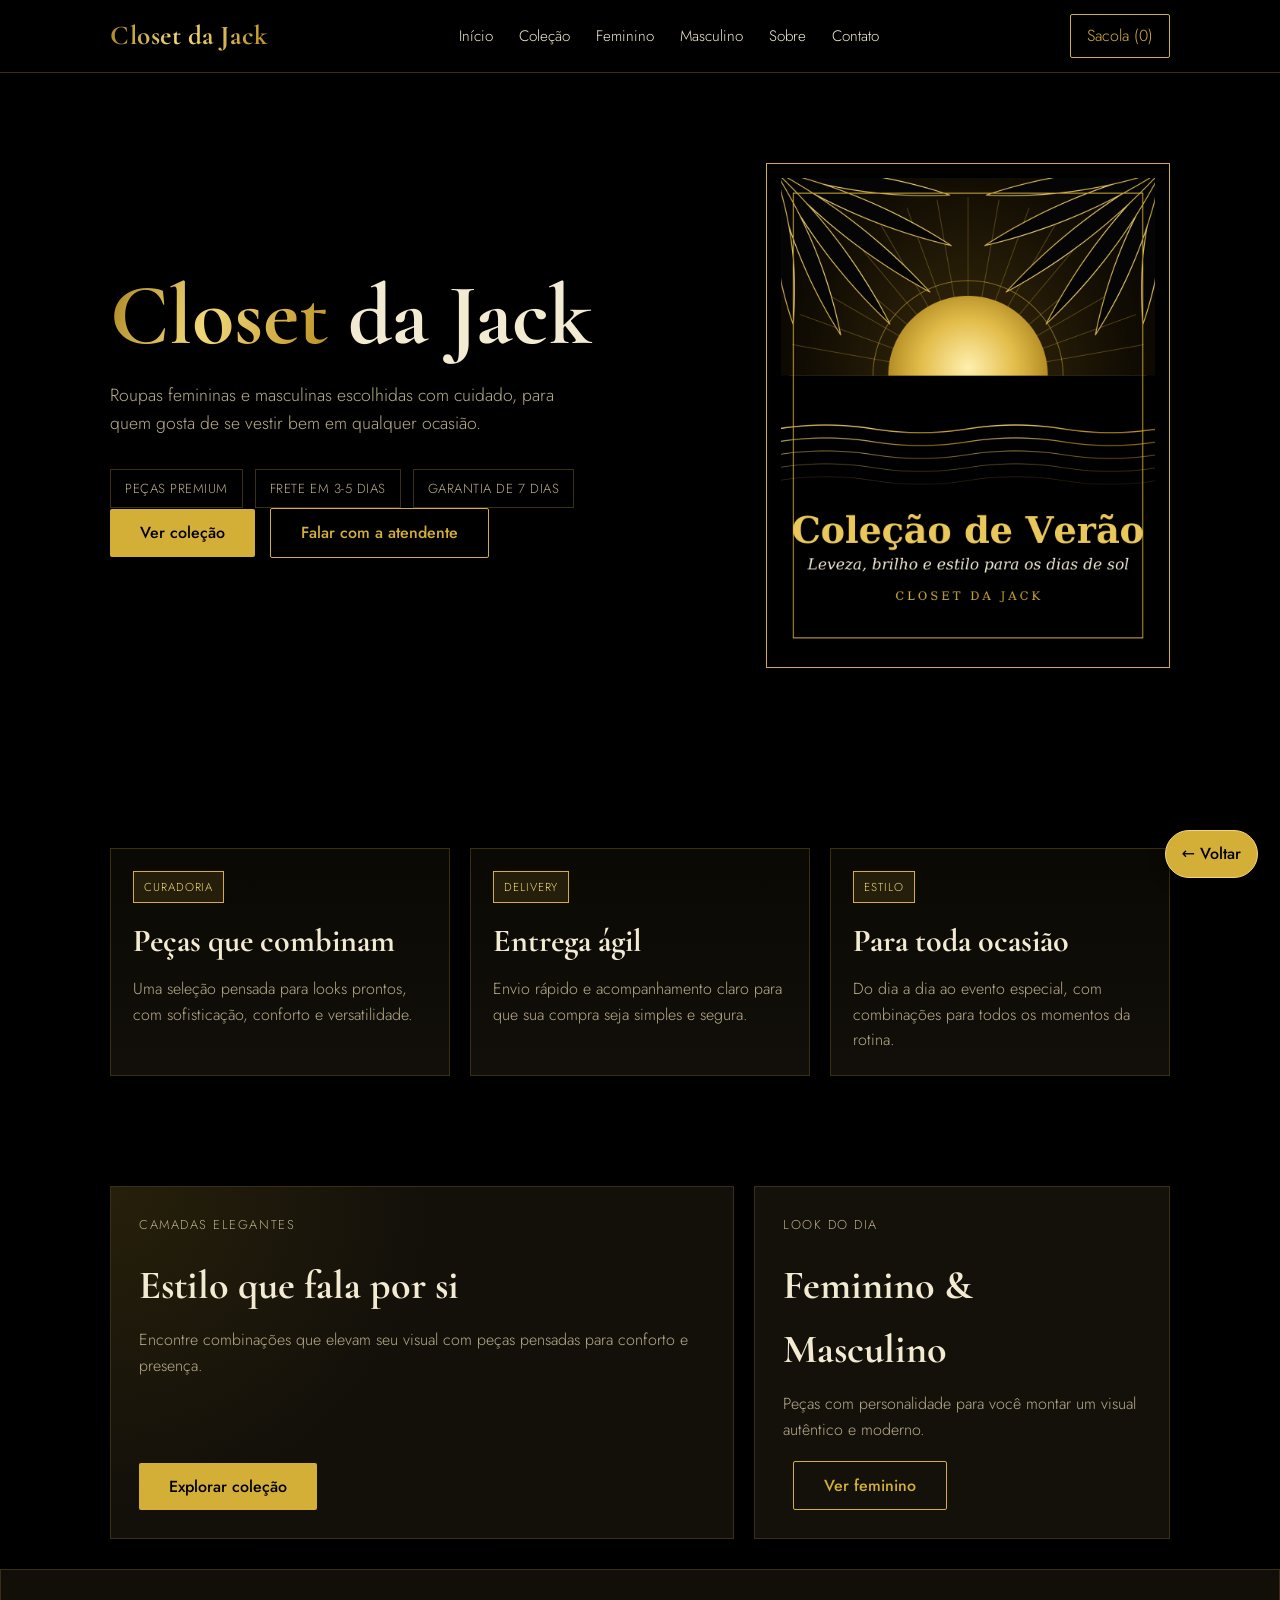
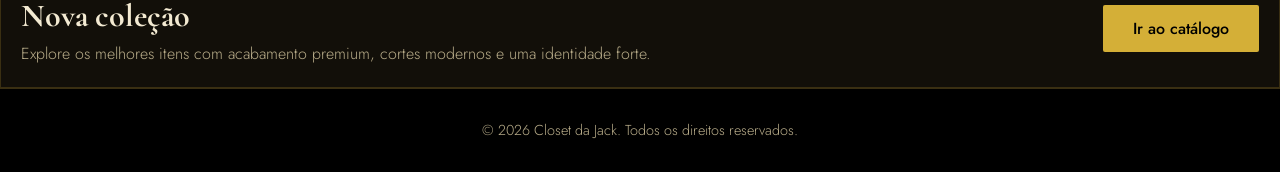
<file: HTML/index.html>
<!DOCTYPE html>
<html lang="pt-BR">
<head>
<meta charset="UTF-8">
<meta name="viewport" content="width=device-width, initial-scale=1, viewport-fit=cover">
<title>Closet da Jack – Moda feminina e masculina</title>
<link rel="preconnect" href="https://fonts.googleapis.com">
<link href="https://fonts.googleapis.com/css2?family=Cormorant+Garamond:ital,wght@0,500;0,700;1,500&family=Jost:wght@300;400;500&display=swap" rel="stylesheet">
<link rel="stylesheet" href="../CSS/style.css">
</head>
<body>

<header>
  <div class="bar">
    <a href="index.html#inicio" class="logo ouro">Closet da Jack</a>
    <nav>
      <a href="index.html#inicio">Início</a>
      <a href="colecao.html">Coleção</a>
      <a href="feminino.html">Feminino</a>
      <a href="masculino.html">Masculino</a>
      <a href="sobre.html">Sobre</a>
      <a href="contato.html">Contato</a>
    </nav>
    <a class="cart" href="sacola.html" aria-label="Ver sacola">Sacola (<span id="qtd">0</span>)</a>
  </div>
</header>

<main id="inicio">
  <div class="hero">
    <div>
      <h1><span class="ouro">Closet</span> da Jack</h1>
      <p>Roupas femininas e masculinas escolhidas com cuidado, para quem gosta de se vestir bem em qualquer ocasião.</p>
      <div class="hero-badges">
        <span>Peças premium</span>
        <span>Frete em 3-5 dias</span>
        <span>Garantia de 7 dias</span>
      </div>
      <a class="btn" href="colecao.html">Ver coleção</a>
      <a class="btn vazado" href="contato.html">Falar com a atendente</a>
    </div>
    <div class="moldura">
      <img src="../IMG/colecao-verao.png" alt="Coleção de Verão – Closet da Jack">
    </div>
  </div>

  <section class="destaques-grid" aria-label="Destaques da loja">
    <article class="feature-card">
      <span class="badge">Curadoria</span>
      <h3>Peças que combinam</h3>
      <p>Uma seleção pensada para looks prontos, com sofisticação, conforto e versatilidade.</p>
    </article>
    <article class="feature-card">
      <span class="badge">Delivery</span>
      <h3>Entrega ágil</h3>
      <p>Envio rápido e acompanhamento claro para que sua compra seja simples e segura.</p>
    </article>
    <article class="feature-card">
      <span class="badge">Estilo</span>
      <h3>Para toda ocasião</h3>
      <p>Do dia a dia ao evento especial, com combinações para todos os momentos da rotina.</p>
    </article>
  </section>

  <section class="bento" aria-label="Categorias em destaque">
    <article class="bento-card grande">
      <div>
        <p class="eyebrow">Camadas elegantes</p>
        <h3>Estilo que fala por si</h3>
        <p>Encontre combinações que elevam seu visual com peças pensadas para conforto e presença.</p>
      </div>
      <a class="btn" href="colecao.html">Explorar coleção</a>
    </article>
    <article class="bento-card">
      <div>
        <p class="eyebrow">Look do dia</p>
        <h3>Feminino & Masculino</h3>
        <p>Peças com personalidade para você montar um visual autêntico e moderno.</p>
      </div>
      <a class="btn vazado" href="feminino.html">Ver feminino</a>
    </article>
  </section>

  <div class="catalogo-cta">
    <div>
      <h3>Nova coleção</h3>
      <p>Explore os melhores itens com acabamento premium, cortes modernos e uma identidade forte.</p>
    </div>
    <a class="btn" href="colecao.html">Ir ao catálogo</a>
  </div>
</main>

<footer>© 2026 Closet da Jack. Todos os direitos reservados.</footer>
<button class="voltar-inicio" id="btnVoltar" type="button">← Voltar</button>
<div id="aviso" role="status"></div>

<script src="../JAVASCRIPT/produtos.js"></script>
<script src="../JAVASCRIPT/script.js"></script>
</body>
</html>
</file>
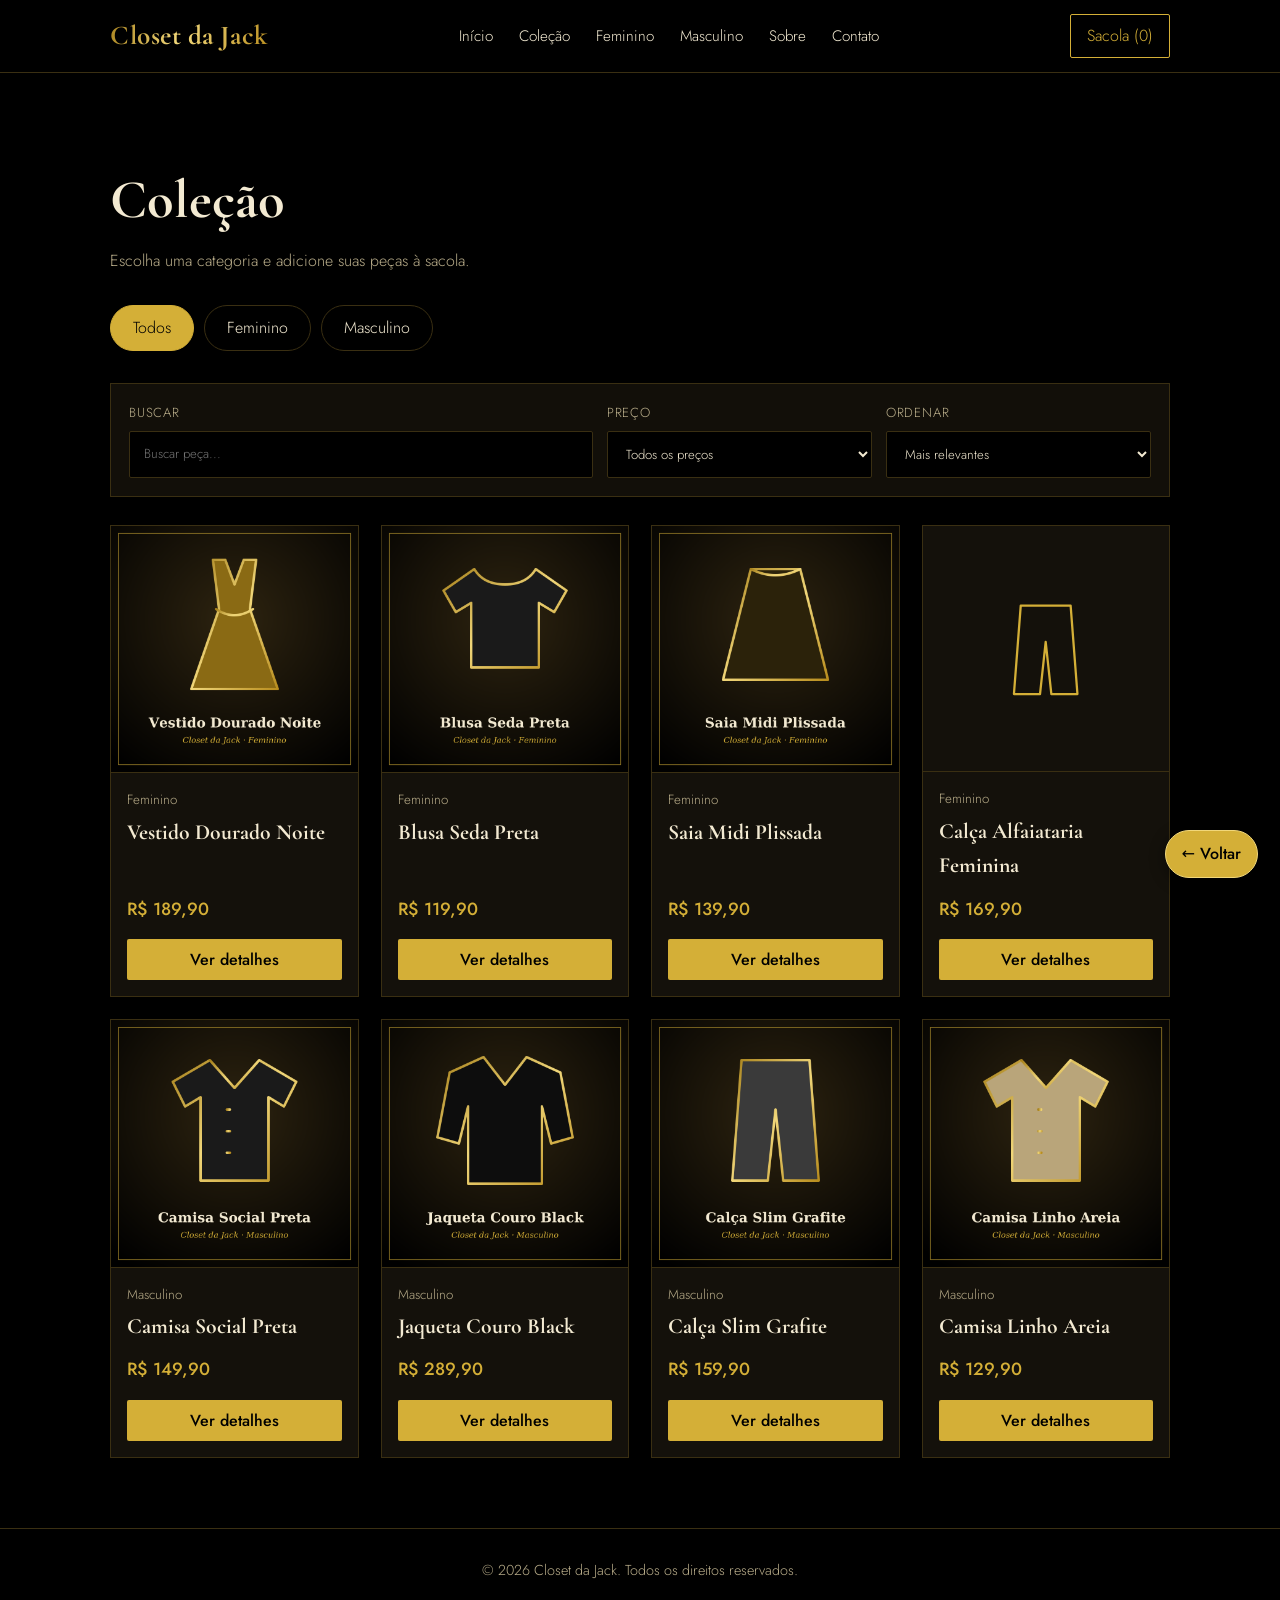
<file: HTML/colecao.html>
<!DOCTYPE html>
<html lang="pt-BR">
<head>
<meta charset="UTF-8">
<meta name="viewport" content="width=device-width, initial-scale=1, viewport-fit=cover">
<title>Coleção – Closet da Jack</title>
<link rel="preconnect" href="https://fonts.googleapis.com">
<link href="https://fonts.googleapis.com/css2?family=Cormorant+Garamond:ital,wght@0,500;0,700;1,500&family=Jost:wght@300;400;500&display=swap" rel="stylesheet">
<link rel="stylesheet" href="../CSS/style.css">
</head>
<body>

<header>
  <div class="bar">
    <a href="index.html#inicio" class="logo ouro">Closet da Jack</a>
    <nav>
      <a href="index.html#inicio">Início</a>
      <a href="colecao.html">Coleção</a>
      <a href="feminino.html">Feminino</a>
      <a href="masculino.html">Masculino</a>
      <a href="sobre.html">Sobre</a>
      <a href="contato.html">Contato</a>
    </nav>
    <a class="cart" href="sacola.html" aria-label="Ver sacola">Sacola (<span id="qtd">0</span>)</a>
  </div>
</header>

<main>
  <section>
    <h1 class="titulo-pagina">Coleção</h1>
    <p class="sub">Escolha uma categoria e adicione suas peças à sacola.</p>
    <div class="filtros" id="filtros">
      <button data-cat="todos" aria-pressed="true">Todos</button>
      <button data-cat="feminino" aria-pressed="false">Feminino</button>
      <button data-cat="masculino" aria-pressed="false">Masculino</button>
    </div>
    <div class="toolbar-listagem" aria-label="Buscar e ordenar produtos">
      <label class="campo-pesquisa" for="buscaProduto">
        <span>Buscar</span>
        <input id="buscaProduto" type="search" placeholder="Buscar peça..." autocomplete="off">
      </label>
      <label class="campo-select" for="filtroPreco">
        <span>Preço</span>
        <select id="filtroPreco">
          <option value="todas">Todos os preços</option>
          <option value="ate-150">Até R$ 150</option>
          <option value="150-250">R$ 150 a R$ 250</option>
          <option value="acima-250">Acima de R$ 250</option>
        </select>
      </label>
      <label class="campo-select" for="ordemProdutos">
        <span>Ordenar</span>
        <select id="ordemProdutos">
          <option value="relevancia">Mais relevantes</option>
          <option value="menor-preco">Menor preço</option>
          <option value="maior-preco">Maior preço</option>
          <option value="alfabetica">A-Z</option>
        </select>
      </label>
    </div>
    <div class="grade" id="grade"></div>
  </section>
</main>

<footer>© 2026 Closet da Jack. Todos os direitos reservados.</footer>
<button class="voltar-inicio" id="btnVoltar" type="button">← Voltar</button>
<div id="aviso" role="status"></div>
<script src="../JAVASCRIPT/produtos.js"></script>
<script src="../JAVASCRIPT/script.js"></script>
</body>
</html>
</file>
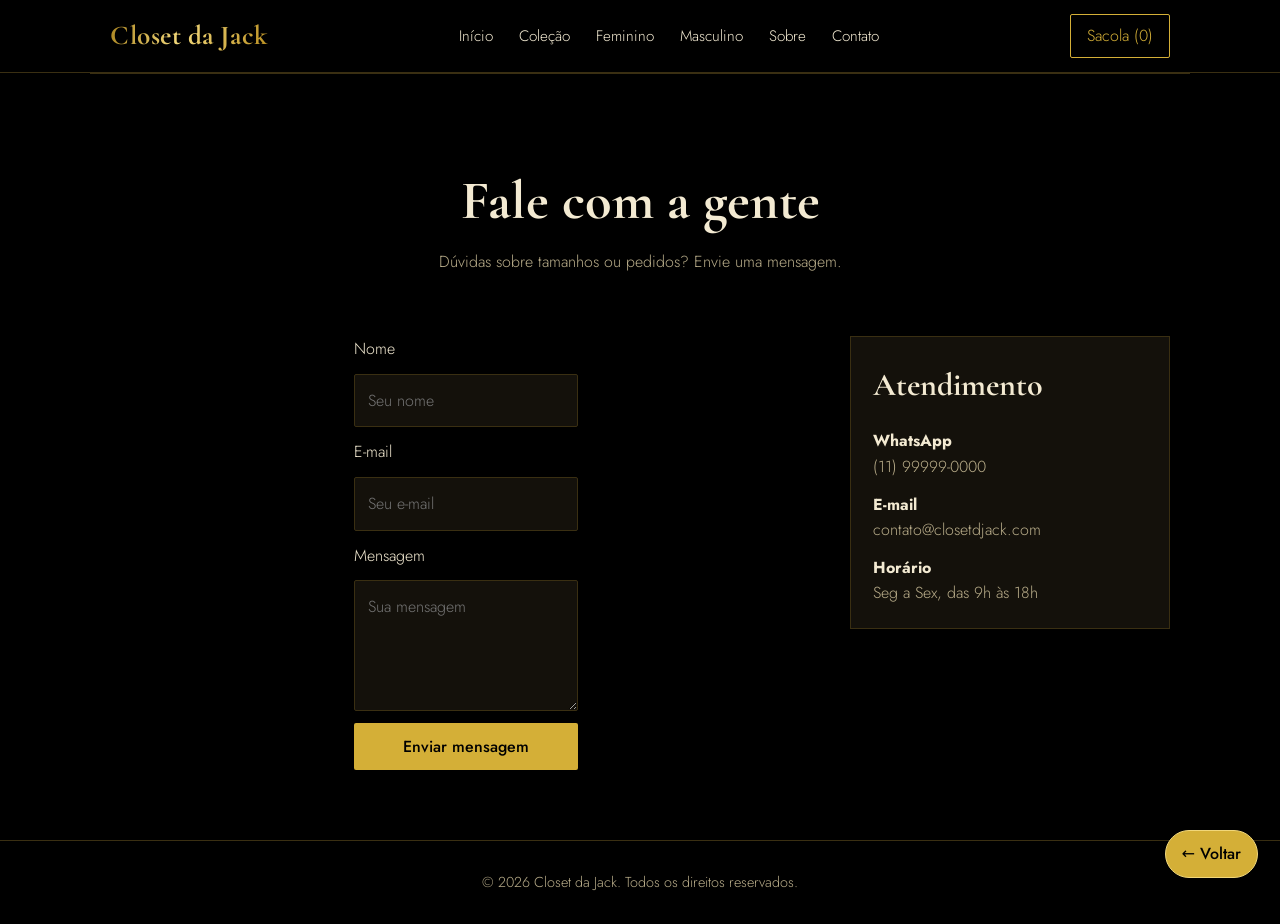
<file: HTML/contato.html>
<!DOCTYPE html>
<html lang="pt-BR">
<head>
<meta charset="UTF-8">
<meta name="viewport" content="width=device-width, initial-scale=1, viewport-fit=cover">
<title>Contato – Closet da Jack</title>
<link rel="preconnect" href="https://fonts.googleapis.com">
<link href="https://fonts.googleapis.com/css2?family=Cormorant+Garamond:ital,wght@0,500;0,700;1,500&family=Jost:wght@300;400;500&display=swap" rel="stylesheet">
<link rel="stylesheet" href="../CSS/style.css">
</head>
<body>

<header>
  <div class="bar">
    <a href="index.html#inicio" class="logo ouro">Closet da Jack</a>
    <nav>
      <a href="index.html#inicio">Início</a>
      <a href="colecao.html">Coleção</a>
      <a href="feminino.html">Feminino</a>
      <a href="masculino.html">Masculino</a>
      <a href="sobre.html">Sobre</a>
      <a href="contato.html">Contato</a>
    </nav>
    <a class="cart" href="sacola.html" aria-label="Ver sacola">Sacola (<span id="qtd">0</span>)</a>
  </div>
</header>

<main>
  <section class="contato">
    <h1 class="titulo-pagina">Fale com a gente</h1>
    <p class="sub">Dúvidas sobre tamanhos ou pedidos? Envie uma mensagem.</p>
    <div class="contato-grid">
      <form id="form">
        <label for="nome">Nome</label>
        <input type="text" id="nome" name="nome" placeholder="Seu nome" required>
        <label for="email">E-mail</label>
        <input type="email" id="email" name="email" placeholder="Seu e-mail" required>
        <label for="msg">Mensagem</label>
        <textarea id="msg" name="msg" rows="4" placeholder="Sua mensagem" required></textarea>
        <button class="btn" type="submit">Enviar mensagem</button>
      </form>

      <aside class="info-contato" aria-label="Informações de contato">
        <h3>Atendimento</h3>
        <ul>
          <li><strong>WhatsApp</strong> (11) 99999-0000</li>
          <li><strong>E-mail</strong> contato@closetdjack.com</li>
          <li><strong>Horário</strong> Seg a Sex, das 9h às 18h</li>
        </ul>
      </aside>
    </div>
  </section>
</main>

<footer>© 2026 Closet da Jack. Todos os direitos reservados.</footer>
<button class="voltar-inicio" id="btnVoltar" type="button">← Voltar</button>
<div id="aviso" role="status"></div>
<script src="../JAVASCRIPT/produtos.js"></script>
<script src="../JAVASCRIPT/script.js"></script>
</body>
</html>
</file>
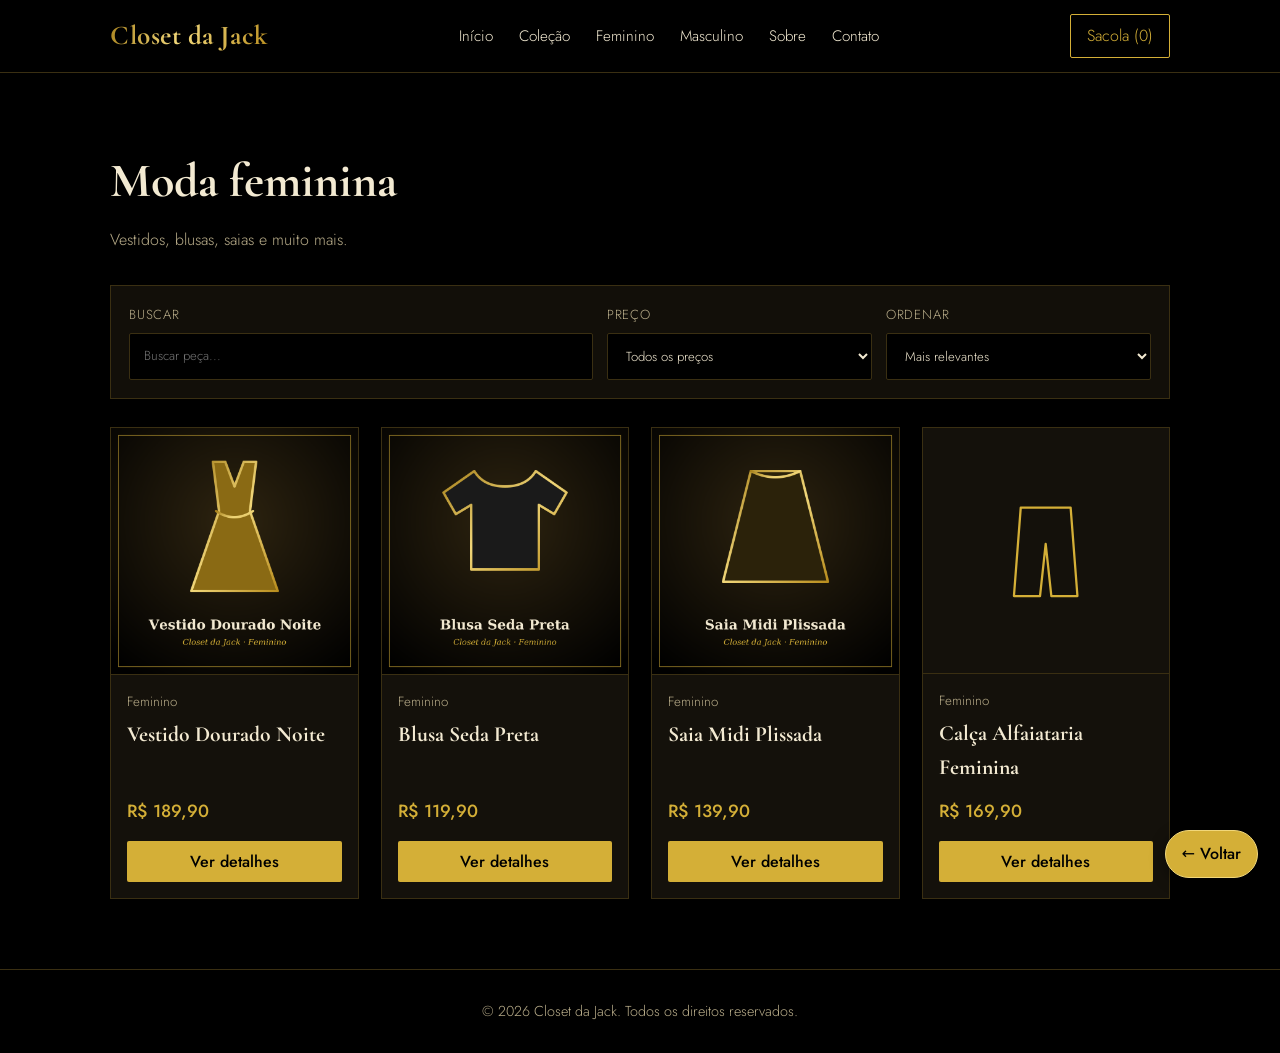
<file: HTML/feminino.html>
<!DOCTYPE html>
<html lang="pt-BR">
<head>
<meta charset="UTF-8">
<meta name="viewport" content="width=device-width, initial-scale=1, viewport-fit=cover">
<title>Moda feminina – Closet da Jack</title>
<link rel="preconnect" href="https://fonts.googleapis.com">
<link href="https://fonts.googleapis.com/css2?family=Cormorant+Garamond:ital,wght@0,500;0,700;1,500&family=Jost:wght@300;400;500&display=swap" rel="stylesheet">
<link rel="stylesheet" href="../CSS/style.css">
</head>
<body>

<header>
  <div class="bar">
    <a href="index.html#inicio" class="logo ouro">Closet da Jack</a>
    <nav>
      <a href="index.html#inicio">Início</a>
      <a href="colecao.html">Coleção</a>
      <a href="feminino.html">Feminino</a>
      <a href="masculino.html">Masculino</a>
      <a href="sobre.html">Sobre</a>
      <a href="contato.html">Contato</a>
    </nav>
    <a class="cart" href="sacola.html" aria-label="Ver sacola">Sacola (<span id="qtd">0</span>)</a>
  </div>
</header>

<main>
  <section>
    <h2>Moda feminina</h2>
    <p class="sub">Vestidos, blusas, saias e muito mais.</p>
    <div class="grade" id="grade" data-categoria="feminino"></div>
  </section>
</main>

<footer>© 2026 Closet da Jack. Todos os direitos reservados.</footer>
<button class="voltar-inicio" id="btnVoltar" type="button">← Voltar</button>
<div id="aviso" role="status"></div>

<script src="../JAVASCRIPT/produtos.js"></script>
<script src="../JAVASCRIPT/script.js"></script>
</body>
</html>
</file>
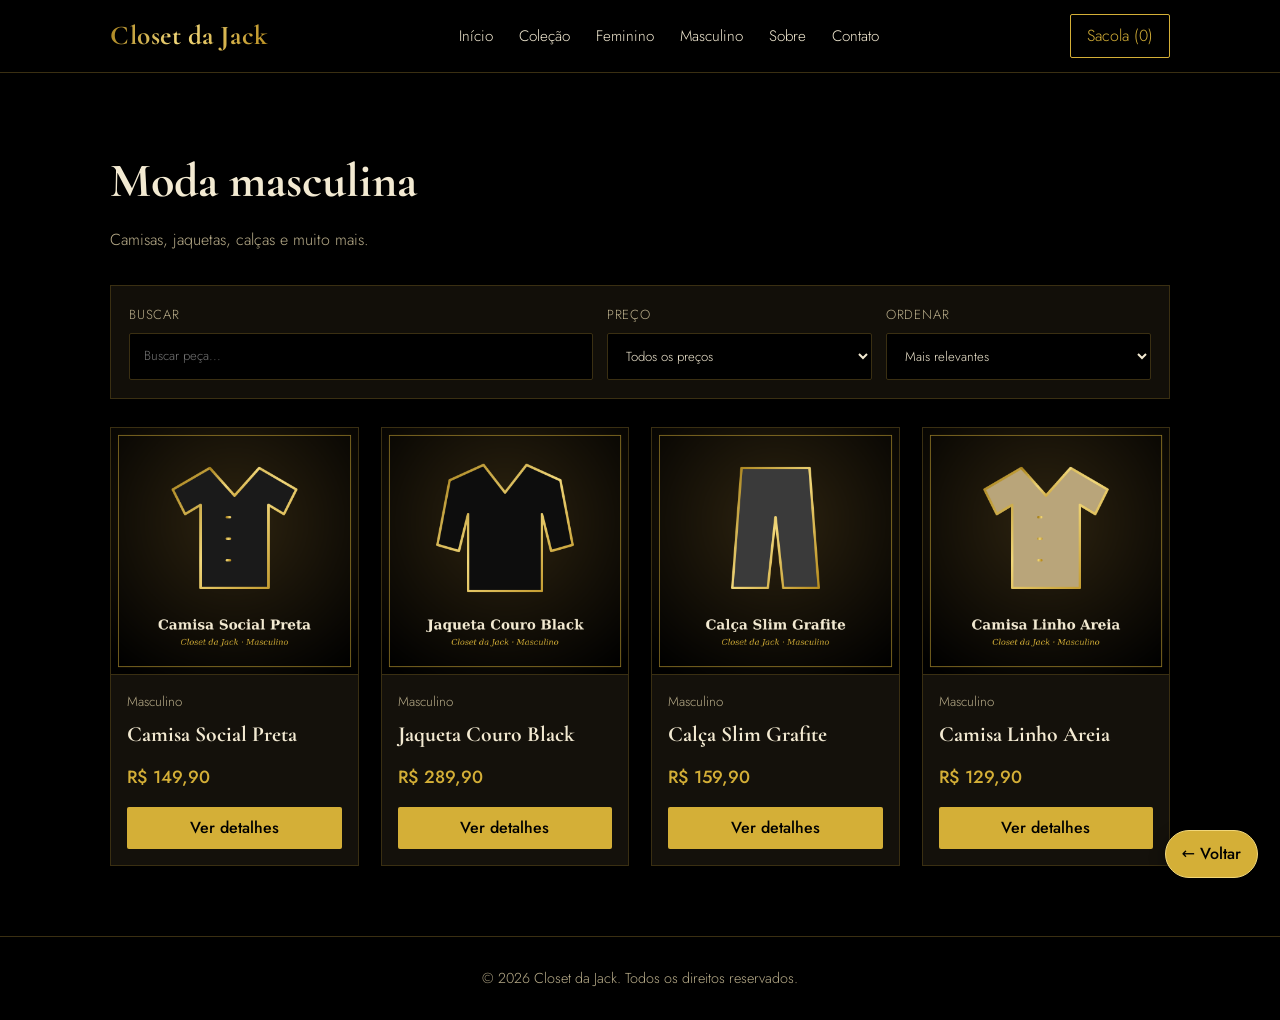
<file: HTML/masculino.html>
<!DOCTYPE html>
<html lang="pt-BR">
<head>
<meta charset="UTF-8">
<meta name="viewport" content="width=device-width, initial-scale=1, viewport-fit=cover">
<title>Moda masculina – Closet da Jack</title>
<link rel="preconnect" href="https://fonts.googleapis.com">
<link href="https://fonts.googleapis.com/css2?family=Cormorant+Garamond:ital,wght@0,500;0,700;1,500&family=Jost:wght@300;400;500&display=swap" rel="stylesheet">
<link rel="stylesheet" href="../CSS/style.css">
</head>
<body>

<header>
  <div class="bar">
    <a href="index.html#inicio" class="logo ouro">Closet da Jack</a>
    <nav>
      <a href="index.html#inicio">Início</a>
      <a href="colecao.html">Coleção</a>
      <a href="feminino.html">Feminino</a>
      <a href="masculino.html">Masculino</a>
      <a href="sobre.html">Sobre</a>
      <a href="contato.html">Contato</a>
    </nav>
    <a class="cart" href="sacola.html" aria-label="Ver sacola">Sacola (<span id="qtd">0</span>)</a>
  </div>
</header>

<main>
  <section>
    <h2>Moda masculina</h2>
    <p class="sub">Camisas, jaquetas, calças e muito mais.</p>
    <div class="grade" id="grade" data-categoria="masculino"></div>
  </section>
</main>

<footer>© 2026 Closet da Jack. Todos os direitos reservados.</footer>
<button class="voltar-inicio" id="btnVoltar" type="button">← Voltar</button>
<div id="aviso" role="status"></div>

<script src="../JAVASCRIPT/produtos.js"></script>
<script src="../JAVASCRIPT/script.js"></script>
</body>
</html>
</file>
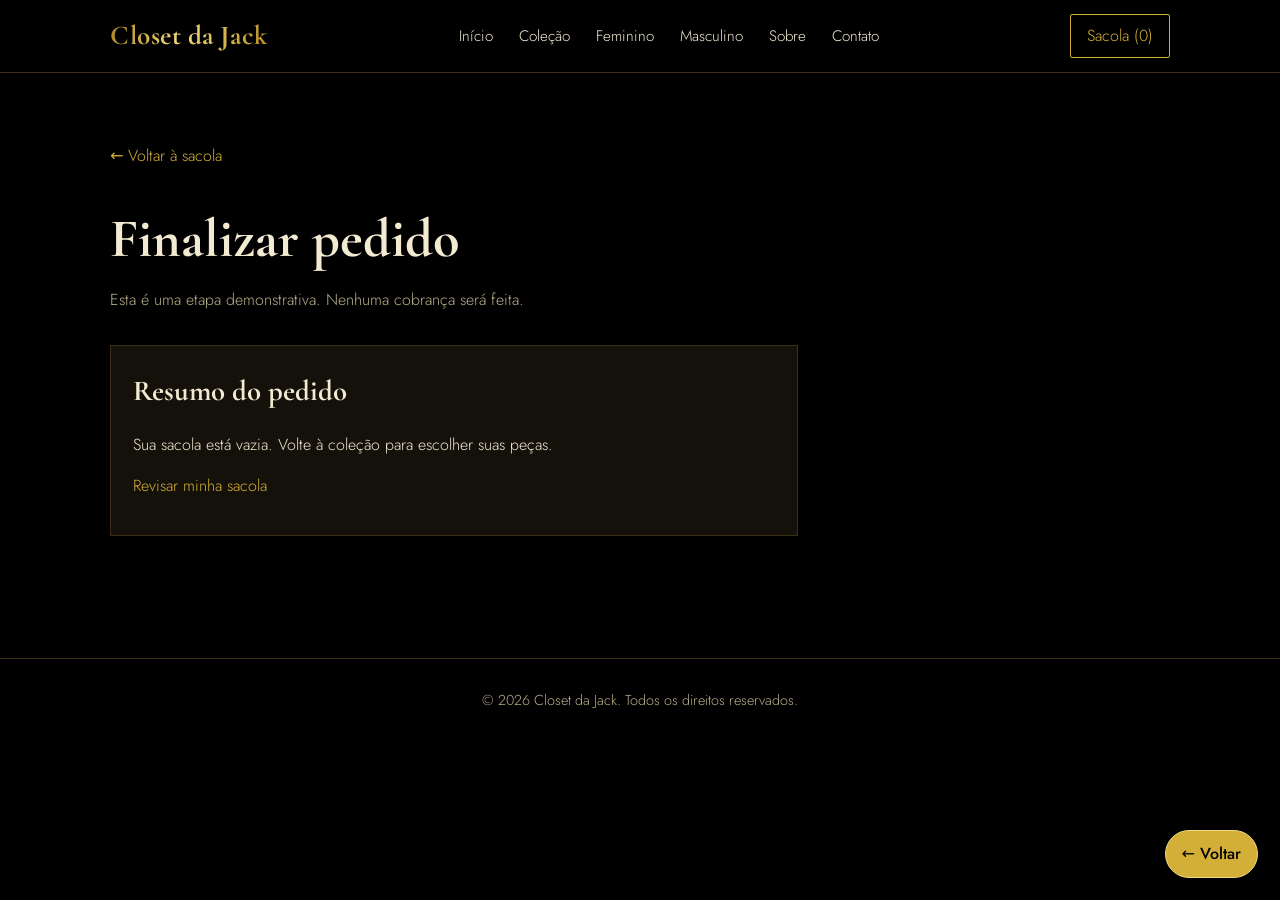
<file: HTML/pagamento.html>
<!DOCTYPE html>
<html lang="pt-BR">
<head>
<meta charset="UTF-8">
<meta name="viewport" content="width=device-width, initial-scale=1, viewport-fit=cover">
<title>Pagamento demonstrativo – Closet da Jack</title>
<link rel="preconnect" href="https://fonts.googleapis.com">
<link href="https://fonts.googleapis.com/css2?family=Cormorant+Garamond:ital,wght@0,500;0,700;1,500&family=Jost:wght@300;400;500&display=swap" rel="stylesheet">
<link rel="stylesheet" href="../CSS/style.css">
</head>
<body>

<header>
  <div class="bar">
    <a href="index.html#inicio" class="logo ouro">Closet da Jack</a>
    <nav>
      <a href="index.html#inicio">Início</a>
      <a href="colecao.html">Coleção</a>
      <a href="feminino.html">Feminino</a>
      <a href="masculino.html">Masculino</a>
      <a href="sobre.html">Sobre</a>
      <a href="contato.html">Contato</a>
    </nav>
    <a class="cart" href="sacola.html" aria-label="Ver sacola">Sacola (<span id="qtd">0</span>)</a>
  </div>
</header>

<main>
  <section class="checkout">
    <a class="voltar-loja" href="sacola.html">← Voltar à sacola</a>
    <h1 class="titulo-pagina">Finalizar pedido</h1>
    <p class="sub">Esta é uma etapa demonstrativa. Nenhuma cobrança será feita.</p>
    <div class="checkout-layout">
      <form id="formPagamento" class="form-pagamento">
        <fieldset>
          <legend>Dados para contato e entrega</legend>
          <label for="clienteNome">Nome completo</label>
          <input id="clienteNome" name="nome" type="text" autocomplete="name" required>
          <label for="clienteEmail">E-mail</label>
          <input id="clienteEmail" name="email" type="email" autocomplete="email" required>
          <label for="clienteTelefone">Telefone</label>
          <input id="clienteTelefone" name="telefone" type="tel" autocomplete="tel" required>
          <label for="clienteEndereco">Endereço</label>
          <input id="clienteEndereco" name="endereco" type="text" autocomplete="street-address" required>
          <div class="campos-duplos">
            <div>
              <label for="clienteNumero">Número</label>
              <input id="clienteNumero" name="numero" type="text" required>
            </div>
            <div>
              <label for="clienteCep">CEP</label>
              <input id="clienteCep" name="cep" type="text" autocomplete="postal-code" required>
            </div>
          </div>
          <label for="clienteCidade">Cidade e estado</label>
          <input id="clienteCidade" name="cidade" type="text" autocomplete="address-level2" required>
        </fieldset>

        <fieldset>
          <legend>Forma de pagamento</legend>
          <label class="opcao-pagamento"><input type="radio" name="pagamento" value="Pix" required> Pix <span>Demonstrativo</span></label>
          <label class="opcao-pagamento"><input type="radio" name="pagamento" value="Cartão de crédito"> Cartão de crédito <span>Demonstrativo</span></label>
          <label class="opcao-pagamento"><input type="radio" name="pagamento" value="Boleto"> Boleto <span>Demonstrativo</span></label>
          <p class="aviso-frete">Não informe dados de cartão: este site não processa pagamentos.</p>
        </fieldset>
        <button class="btn botao-largo" type="submit">Confirmar pedido demonstrativo</button>
      </form>

      <aside class="resumo-pedido">
        <h2>Resumo do pedido</h2>
        <div id="resumoPagamento"></div>
        <a class="voltar-loja" href="sacola.html">Revisar minha sacola</a>
      </aside>
    </div>
    <div id="pedidoConfirmado" class="confirmacao-pedido" role="status" hidden></div>
  </section>
</main>

<footer>© 2026 Closet da Jack. Todos os direitos reservados.</footer>
<button class="voltar-inicio" id="btnVoltar" type="button">← Voltar</button>
<div id="aviso" role="status"></div>
<script src="../JAVASCRIPT/produtos.js"></script>
<script src="../JAVASCRIPT/script.js"></script>
</body>
</html>
</file>
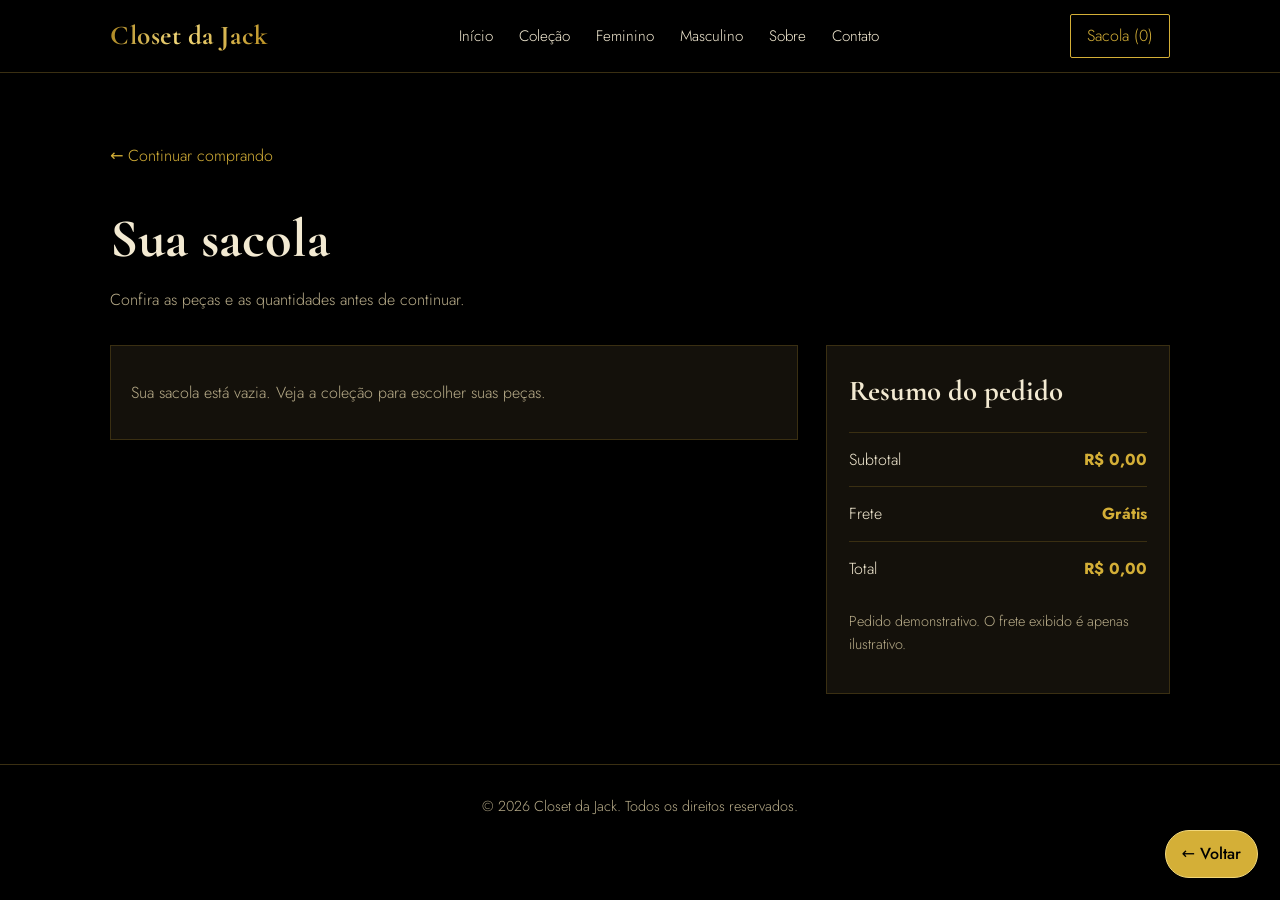
<file: HTML/sacola.html>
<!DOCTYPE html>
<html lang="pt-BR">
<head>
<meta charset="UTF-8">
<meta name="viewport" content="width=device-width, initial-scale=1, viewport-fit=cover">
<title>Sacola – Closet da Jack</title>
<link rel="preconnect" href="https://fonts.googleapis.com">
<link href="https://fonts.googleapis.com/css2?family=Cormorant+Garamond:ital,wght@0,500;0,700;1,500&family=Jost:wght@300;400;500&display=swap" rel="stylesheet">
<link rel="stylesheet" href="../CSS/style.css">
</head>
<body>

<header>
  <div class="bar">
    <a href="index.html#inicio" class="logo ouro">Closet da Jack</a>
    <nav>
      <a href="index.html#inicio">Início</a>
      <a href="colecao.html">Coleção</a>
      <a href="feminino.html">Feminino</a>
      <a href="masculino.html">Masculino</a>
      <a href="sobre.html">Sobre</a>
      <a href="contato.html">Contato</a>
    </nav>
    <a class="cart" href="sacola.html" aria-label="Ver sacola">Sacola (<span id="qtd">0</span>)</a>
  </div>
</header>

<main>
  <section class="checkout">
    <a class="voltar-loja" href="colecao.html">← Continuar comprando</a>
    <h1 class="titulo-pagina">Sua sacola</h1>
    <p class="sub">Confira as peças e as quantidades antes de continuar.</p>
    <div class="checkout-layout">
      <div id="itensSacola" class="lista-sacola" aria-live="polite"></div>
      <aside class="resumo-pedido">
        <h2>Resumo do pedido</h2>
        <div class="linha-total"><span>Subtotal</span><strong id="valorSubtotal">R$ 0,00</strong></div>
        <div class="linha-total"><span>Frete</span><strong id="valorFrete">R$ 0,00</strong></div>
        <div class="linha-total"><span>Total</span><strong id="valorTotal">R$ 0,00</strong></div>
        <p class="aviso-frete">Pedido demonstrativo. O frete exibido é apenas ilustrativo.</p>
        <a class="btn botao-largo" id="irPagamento" href="pagamento.html">Ir para pagamento</a>
      </aside>
    </div>
  </section>
</main>

<footer>© 2026 Closet da Jack. Todos os direitos reservados.</footer>
<button class="voltar-inicio" id="btnVoltar" type="button">← Voltar</button>
<div id="aviso" role="status"></div>
<script src="../JAVASCRIPT/produtos.js"></script>
<script src="../JAVASCRIPT/script.js"></script>
</body>
</html>
</file>
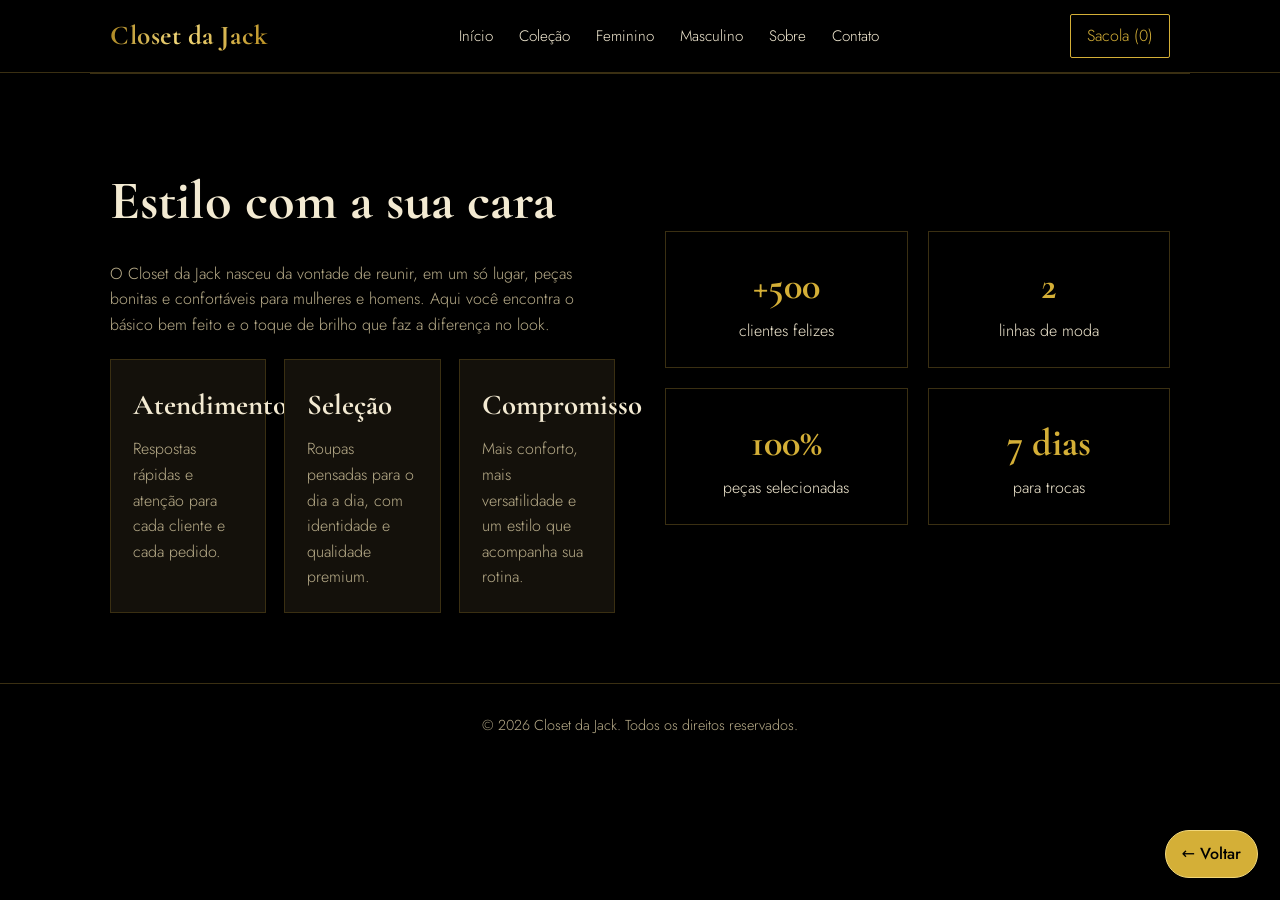
<file: HTML/sobre.html>
<!DOCTYPE html>
<html lang="pt-BR">
<head>
<meta charset="UTF-8">
<meta name="viewport" content="width=device-width, initial-scale=1, viewport-fit=cover">
<title>Sobre – Closet da Jack</title>
<link rel="preconnect" href="https://fonts.googleapis.com">
<link href="https://fonts.googleapis.com/css2?family=Cormorant+Garamond:ital,wght@0,500;0,700;1,500&family=Jost:wght@300;400;500&display=swap" rel="stylesheet">
<link rel="stylesheet" href="../CSS/style.css">
</head>
<body>

<header>
  <div class="bar">
    <a href="index.html#inicio" class="logo ouro">Closet da Jack</a>
    <nav>
      <a href="index.html#inicio">Início</a>
      <a href="colecao.html">Coleção</a>
      <a href="feminino.html">Feminino</a>
      <a href="masculino.html">Masculino</a>
      <a href="sobre.html">Sobre</a>
      <a href="contato.html">Contato</a>
    </nav>
    <a class="cart" href="sacola.html" aria-label="Ver sacola">Sacola (<span id="qtd">0</span>)</a>
  </div>
</header>

<main>
  <section class="sobre">
    <div>
      <h1 class="titulo-pagina">Estilo com a sua cara</h1>
      <p>O Closet da Jack nasceu da vontade de reunir, em um só lugar, peças bonitas e confortáveis para mulheres e homens. Aqui você encontra o básico bem feito e o toque de brilho que faz a diferença no look.</p>
      <div class="valores">
        <div class="card-valor">
          <h3>Atendimento</h3>
          <p>Respostas rápidas e atenção para cada cliente e cada pedido.</p>
        </div>
        <div class="card-valor">
          <h3>Seleção</h3>
          <p>Roupas pensadas para o dia a dia, com identidade e qualidade premium.</p>
        </div>
        <div class="card-valor">
          <h3>Compromisso</h3>
          <p>Mais conforto, mais versatilidade e um estilo que acompanha sua rotina.</p>
        </div>
      </div>
    </div>
    <div class="numeros">
      <div><b>+500</b>clientes felizes</div>
      <div><b>2</b>linhas de moda</div>
      <div><b>100%</b>peças selecionadas</div>
      <div><b>7 dias</b>para trocas</div>
    </div>
  </section>
</main>

<footer>© 2026 Closet da Jack. Todos os direitos reservados.</footer>
<button class="voltar-inicio" id="btnVoltar" type="button">← Voltar</button>
<div id="aviso" role="status"></div>
<script src="../JAVASCRIPT/produtos.js"></script>
<script src="../JAVASCRIPT/script.js"></script>
</body>
</html>
</file>
<file: CSS/style.css>
:root{
  --preto:#000;--grafite:#14110b;--borda:#3a2f12;
  --ouro:#d4af37;--ouro-claro:#f1d77a;--marfim:#f3ead2;--texto-suave:#b9ad8a;
  --serif:"Cormorant Garamond",Georgia,serif;--sans:"Jost",system-ui,sans-serif;
  box-sizing:border-box;padding-top:env(safe-area-inset-top,0px);padding-bottom:env(safe-area-inset-bottom,0px);
}
@media (prefers-color-scheme:dark){:root:not([data-theme="light"]){--preto:#000;--grafite:#14110b;--marfim:#f3ead2}}
:root[data-theme="dark"]{--preto:#000;--grafite:#14110b;--marfim:#f3ead2}
html{scroll-behavior:smooth;scroll-padding-top:calc(72px + env(safe-area-inset-top,0px))}
*,*::before,*::after{box-sizing:border-box}
body{margin:0;background:var(--preto);color:var(--marfim);font-family:var(--sans);font-weight:300;line-height:1.6}
body::before{content:"";position:fixed;inset:0 0 auto;height:env(safe-area-inset-top,0px);background:var(--preto);z-index:60}
a{color:inherit;text-decoration:none}
:focus-visible{outline:2px solid var(--ouro);outline-offset:3px}
.ouro{background:linear-gradient(110deg,#a8821c,var(--ouro-claro) 45%,#b98e1f);-webkit-background-clip:text;background-clip:text;color:transparent}
    .moldura img{width:100%;height:100%;object-fit:cover;display:block}
header{position:sticky;top:env(safe-area-inset-top,0px);z-index:50;background:rgba(0,0,0,.92);backdrop-filter:blur(8px);border-bottom:1px solid var(--borda)}
.bar{max-width:1100px;margin:auto;padding:14px 20px;display:flex;align-items:center;justify-content:space-between;gap:16px}
.logo{font-family:var(--serif);font-size:1.7rem;font-weight:700;letter-spacing:.02em}
nav{display:flex;gap:26px;font-size:.95rem}
nav a:hover{color:var(--ouro)}
.cart{display:inline-block;background:none;border:1px solid var(--ouro);color:var(--ouro);padding:8px 16px;font:inherit;cursor:pointer;border-radius:2px}
.cart:hover{background:var(--ouro);color:#000}
.voltar-inicio{position:fixed;right:22px;bottom:22px;z-index:45;background:var(--ouro);color:#000;padding:10px 16px;border:1px solid var(--ouro-claro);border-radius:24px;font:inherit;font-weight:500;cursor:pointer;box-shadow:0 4px 16px rgba(0,0,0,.45);transition:background .2s,transform .2s}
.voltar-inicio:hover{background:var(--ouro-claro);transform:translateY(-3px)}

.hero{max-width:1100px;margin:auto;padding:90px 20px 80px;display:grid;grid-template-columns:1.2fr .8fr;gap:50px;align-items:center}
.hero h1{font-family:var(--serif);font-size:clamp(2.8rem,7vw,5.4rem);line-height:1;margin:0 0 22px;font-weight:700}
.hero p{max-width:46ch;color:var(--texto-suave);font-size:1.1rem;margin:0 0 32px}
.btn{display:inline-flex;align-items:center;justify-content:center;background:var(--ouro);color:#000;padding:14px 30px;font-weight:500;border:0;cursor:pointer;font-family:inherit;font-size:1rem;border-radius:2px;line-height:1.2}
.btn:hover{background:var(--ouro-claro)}
.btn.vazado{background:none;color:var(--ouro);border:1px solid var(--ouro);margin-left:10px}
.btn.vazado:hover{background:var(--ouro);color:#000}
.moldura{aspect-ratio:4/5;border:1px solid var(--ouro);padding:14px;position:relative}
.moldura .interno{height:100%;background:radial-gradient(circle at 50% 35%,#2b220a,#000 70%);display:grid;place-items:center;text-align:center}
.moldura svg{width:62%}
.moldura span{position:absolute;bottom:30px;font-family:var(--serif);font-style:italic;color:var(--ouro);font-size:1.3rem}

section{max-width:1100px;margin:auto;padding:70px 20px}
h2{font-family:var(--serif);font-size:clamp(2rem,4.5vw,3rem);margin:0 0 8px;font-weight:700}
.sub{color:var(--texto-suave);margin:0 0 32px}
.filtros{display:flex;gap:10px;flex-wrap:wrap;margin-bottom:32px}
.filtros button{background:none;border:1px solid var(--borda);color:var(--marfim);padding:9px 22px;font:inherit;cursor:pointer;border-radius:30px}
.filtros button[aria-pressed="true"],.filtros button:hover{border-color:var(--ouro);color:var(--ouro)}
.filtros button[aria-pressed="true"]{background:var(--ouro);color:#000}

.toolbar-listagem{display:grid;grid-template-columns:1.4fr 0.8fr 0.8fr;gap:14px;align-items:end;margin-bottom:28px;padding:18px;border:1px solid var(--borda);background:rgba(20,17,11,.9)}
.campo-pesquisa,.campo-select{display:grid;gap:8px;color:var(--texto-suave);font-size:.82rem;text-transform:uppercase;letter-spacing:.06em}
.campo-pesquisa input,.campo-select select{width:100%;padding:12px 14px;border:1px solid var(--borda);background:var(--preto);color:var(--marfim);font:inherit;border-radius:2px}
.campo-pesquisa input:focus,.campo-select select:focus{border-color:var(--ouro);outline:none}

.grade{display:grid;grid-template-columns:repeat(auto-fill,minmax(230px,1fr));gap:22px}
.lista-vazia{grid-column:1/-1;padding:32px 20px;border:1px dashed var(--borda);text-align:center;color:var(--texto-suave);background:rgba(20,17,11,.7)}
.card{background:var(--grafite);border:1px solid var(--borda);display:flex;flex-direction:column}
.foto{width:100%;aspect-ratio:1/1;display:grid;place-items:center;padding:0;background:var(--grafite);color:inherit;border:0;border-bottom:1px solid var(--borda);font:inherit;cursor:pointer}
.foto svg{width:46%;height:auto}
.foto img{width:100%;height:100%;object-fit:cover;display:block}
.info{padding:16px;display:flex;flex-direction:column;gap:4px;flex:1}
.info small{color:var(--texto-suave)}
.info h3{font-family:var(--serif);font-size:1.35rem;margin:0}
.preco{color:var(--ouro);font-weight:500;font-size:1.1rem;margin-top:auto;padding-top:8px}
.info .btn{margin-top:12px;padding:11px;width:100%}

.checkout{min-height:65vh}
.titulo-pagina{font-family:var(--serif);font-size:clamp(2.2rem,5vw,3.4rem);margin:14px 0 4px}
.voltar-loja{display:inline-block;color:var(--ouro);margin-bottom:14px}
.voltar-loja:hover{text-decoration:underline}
.checkout-layout{display:grid;grid-template-columns:minmax(0,1.6fr) minmax(260px,.8fr);gap:28px;align-items:start}
.lista-sacola,.resumo-pedido,.form-pagamento fieldset{background:var(--grafite);border:1px solid var(--borda)}
.lista-sacola{padding:0 20px}
.sacola-vazia{padding:18px 0;color:var(--texto-suave)}
.item-sacola{display:grid;grid-template-columns:100px minmax(0,1fr) auto;gap:18px;align-items:center;padding:18px 0;border-bottom:1px solid var(--borda)}
.item-sacola:last-child{border-bottom:0}
.item-sacola-foto{aspect-ratio:1;background:#000;border:1px solid var(--borda)}
.item-sacola-foto img{width:100%;height:100%;object-fit:cover;display:block}
.item-sacola-foto svg{width:100%;height:100%;padding:20px}
.item-sacola-info small,.item-sacola-info>span{color:var(--texto-suave)}
.item-sacola-info h3{font-family:var(--serif);font-size:1.3rem;margin:0}
.item-sacola-total{color:var(--ouro);white-space:nowrap}
.controles-qtd{display:flex;align-items:center;gap:10px;margin-top:8px}
.controles-qtd button{background:none;border:1px solid var(--borda);color:var(--marfim);font:inherit;min-width:32px;min-height:32px;cursor:pointer}
.controles-qtd .remover-item{border:0;color:var(--texto-suave);text-decoration:underline;margin-left:4px}
.resumo-pedido{padding:22px;position:sticky;top:100px}
.resumo-pedido h2{font-size:1.8rem;margin-bottom:18px}
.linha-total{display:flex;justify-content:space-between;gap:16px;padding:14px 0;border-top:1px solid var(--borda)}
.linha-total strong{color:var(--ouro);white-space:nowrap}
.aviso-frete{color:var(--texto-suave);font-size:.9rem}
.botao-largo{display:block;width:100%;text-align:center;margin-top:18px}
.resumo-itens{list-style:none;padding:0;margin:0 0 18px}
.resumo-itens li{display:flex;justify-content:space-between;gap:12px;padding:8px 0;border-bottom:1px solid var(--borda)}
.resumo-itens li strong{white-space:nowrap}
.form-pagamento{display:grid;gap:18px}
.form-pagamento fieldset{padding:20px;min-width:0}
.form-pagamento legend{font-family:var(--serif);font-size:1.55rem;padding:0 8px}
.form-pagamento>fieldset>label:not(.opcao-pagamento){display:block;margin:10px 0 4px}
.form-pagamento input:not([type=radio]){display:block}
.campos-duplos{display:grid;grid-template-columns:1fr 1fr;gap:12px}
.opcao-pagamento{display:flex;align-items:center;gap:10px;padding:12px 0;border-bottom:1px solid var(--borda);cursor:pointer}
.opcao-pagamento:last-of-type{border-bottom:0}
.opcao-pagamento input{accent-color:var(--ouro)}
.opcao-pagamento span{margin-left:auto;color:var(--texto-suave);font-size:.85rem}
.confirmacao-pedido{margin-top:24px;padding:28px;border:1px solid var(--ouro);background:var(--grafite)}
.confirmacao-pedido h2{color:var(--ouro)}
.hero-badges{display:flex;flex-wrap:wrap;gap:12px;margin-top:18px}
.hero-badges span{display:inline-flex;align-items:center;justify-content:center;padding:8px 14px;border:1px solid var(--borda);color:var(--texto-suave);font-size:.82rem;letter-spacing:.04em;text-transform:uppercase}
.destaques-grid{display:grid;grid-template-columns:repeat(3,minmax(0,1fr));gap:20px;margin-top:30px}
.feature-card{padding:22px;border:1px solid var(--borda);background:linear-gradient(180deg,rgba(58,47,18,.18),rgba(20,17,11,.9));min-height:170px}
.feature-card h3{margin:0 0 10px;font-family:var(--serif);font-size:2rem}
.feature-card p{margin:0;color:var(--texto-suave)}
.feature-card .badge{display:inline-block;margin-bottom:12px;padding:6px 10px;background:rgba(212,175,55,.12);border:1px solid var(--ouro);color:var(--ouro-claro);font-size:.72rem;letter-spacing:.08em;text-transform:uppercase}
.bento{display:grid;grid-template-columns:1.2fr .8fr;gap:20px;margin:40px auto 0;max-width:1100px;padding:0 20px}
.bento-card{padding:28px;border:1px solid var(--borda);background:var(--grafite);display:flex;flex-direction:column;justify-content:space-between;min-height:260px}
.bento-card.grande{background:radial-gradient(circle at top left, rgba(212,175,55,.18), rgba(20,17,11,.95) 45%)}
.bento-card h3{font-family:var(--serif);font-size:2.5rem;margin:0 0 10px}
.bento-card p{margin:0 0 18px;color:var(--texto-suave)}
.bento-card .btn{align-self:flex-start}
.catalogo-cta{display:flex;justify-content:space-between;align-items:center;gap:16px;margin-top:30px;padding:20px;border:1px solid var(--borda);background:rgba(20,17,11,.9)}
.catalogo-cta h3{margin:0;font-family:var(--serif);font-size:2rem}
.catalogo-cta p{margin:0;color:var(--texto-suave)}
.producto-layout{display:grid;grid-template-columns:1fr 1fr;gap:32px;align-items:center;padding:30px 0 24px}
.det-foto-grande{min-height:500px}
.produto-info{display:flex;flex-direction:column;gap:14px}
.produto-titulo{margin:0}
.eyebrow{color:var(--ouro);font-size:.8rem;letter-spacing:.12em;text-transform:uppercase}
.produto-meta{display:flex;align-items:center;gap:16px;flex-wrap:wrap}
.produto-preco{font-size:2rem;padding:0}
.badge-estoque{display:inline-flex;padding:6px 10px;border:1px solid rgba(212,175,55,.7);background:rgba(212,175,55,.12);color:var(--ouro-claro);font-size:.75rem;letter-spacing:.08em;text-transform:uppercase}
.produto-descricao{margin:0;color:var(--texto-suave);max-width:56ch}
.lista-caracteristicas{display:flex;flex-wrap:wrap;gap:10px}
.lista-caracteristicas span{padding:8px 12px;border:1px solid var(--borda);color:var(--texto-suave);font-size:.8rem}
.selecao-produto{display:grid;gap:8px}
.produto-acoes{display:flex;flex-wrap:wrap;gap:16px;align-items:center;margin-top:8px}
.produto-vazio{text-align:center;padding:60px 20px}
.produto-lateral{padding-top:12px}
.info-card{border:1px solid var(--borda);padding:22px;background:var(--grafite)}
.info-card h2{margin:0 0 10px;font-family:var(--serif);font-size:2rem}
.info-card ul{margin:0;padding-left:18px;color:var(--texto-suave);display:grid;gap:8px}
[hidden]{display:none!important}

.sobre{display:grid;grid-template-columns:1fr 1fr;gap:50px;align-items:center;border-top:1px solid var(--borda)}
.sobre p{color:var(--texto-suave);max-width:52ch}
.numeros{display:grid;grid-template-columns:1fr 1fr;gap:20px}
.numeros div{border:1px solid var(--borda);padding:24px;text-align:center}
.numeros b{display:block;font-family:var(--serif);font-size:2.4rem;color:var(--ouro)}
.valores{display:grid;grid-template-columns:repeat(3,minmax(0,1fr));gap:18px;margin-top:22px}
.valores .card-valor{padding:22px;border:1px solid var(--borda);background:var(--grafite)}
.valores h3{margin:0 0 8px;font-family:var(--serif);font-size:1.8rem}
.valores p{margin:0;color:var(--texto-suave)}

.contato{border-top:1px solid var(--borda);text-align:center}
.contato-grid{display:grid;grid-template-columns:1fr 320px;gap:28px;align-items:start;padding-top:30px}
.contato form{max-width:480px;margin:0 auto;display:grid;gap:12px;text-align:left}
.info-contato{border:1px solid var(--borda);padding:22px;background:var(--grafite);text-align:left}
.info-contato h3{margin:0 0 18px;font-family:var(--serif);font-size:2rem}
.info-contato ul{list-style:none;padding:0;margin:0;display:grid;gap:12px;color:var(--texto-suave)}
.info-contato strong{display:block;color:var(--marfim)}
input,textarea{width:100%;background:var(--grafite);border:1px solid var(--borda);color:var(--marfim);padding:13px;font:inherit;border-radius:2px}
input:focus,textarea:focus{border-color:var(--ouro);outline:none}
footer{border-top:1px solid var(--borda);text-align:center;padding:30px 20px;color:var(--texto-suave);font-size:.9rem}

#aviso{position:fixed;left:50%;bottom:calc(24px + env(safe-area-inset-bottom,0px));transform:translate(-50%,30px);background:var(--ouro);color:#000;padding:12px 24px;opacity:0;pointer-events:none;transition:.3s;z-index:70;border-radius:2px}
#aviso.show{opacity:1;transform:translate(-50%,0)}

@media (max-width:760px){
  .bar{flex-wrap:wrap;justify-content:center}
  nav{gap:16px;font-size:.9rem}
  .hero,.sobre{grid-template-columns:1fr;padding-top:50px}
  .moldura{max-width:300px}
  .btn.vazado{margin:12px 0 0}
  .checkout-layout{grid-template-columns:1fr}
  .resumo-pedido{position:static}
}
@media (max-width:480px){
  .item-sacola{grid-template-columns:76px minmax(0,1fr);gap:12px}
  .item-sacola-total{grid-column:2}
  .lista-sacola{padding:0 12px}
  .campos-duplos{grid-template-columns:1fr}
}
@media (prefers-reduced-motion:reduce){*{transition:none!important;scroll-behavior:auto!important}}
/* ===== Sacola, tamanhos e login ===== */
.acoes{display:flex;gap:10px;align-items:center}
.overlay{position:fixed;inset:0;background:rgba(0,0,0,.75);opacity:0;pointer-events:none;transition:opacity .25s;z-index:80}
.overlay.ativo{opacity:1;pointer-events:auto}
body.trava{overflow:hidden}
.painel{position:fixed;z-index:90;background:var(--grafite);border:1px solid var(--borda);color:var(--marfim);visibility:hidden;opacity:0;transition:.28s}
.painel.aberto{visibility:visible;opacity:1}
.painel .btn.vazado{margin:0}
.modal{left:50%;top:50%;width:min(860px,94vw);max-height:90vh;overflow:auto;padding:30px;transform:translate(-50%,-46%)}
.modal.aberto{transform:translate(-50%,-50%)}
.modal.estreito{width:min(430px,94vw)}
.drawer{top:0;right:0;height:100%;width:min(440px,100%);display:flex;flex-direction:column;transform:translateX(40px)}
.drawer.aberto{transform:none}
.fechar{position:absolute;top:10px;right:14px;background:none;border:0;color:var(--ouro);font-size:2rem;line-height:1;cursor:pointer}

/* Janela do produto */
.det{display:grid;grid-template-columns:1fr 1fr;gap:30px;align-items:start}
.det-foto{aspect-ratio:1/1;border:1px solid var(--borda);display:grid;place-items:center;overflow:hidden}
.det-foto img{width:100%;height:100%;object-fit:cover;display:block}
.det-foto svg{width:46%}
.det-info{display:flex;flex-direction:column;gap:10px}
.det-info h2{margin:0;font-size:2rem}
.det-info .preco{margin:0;padding:0;font-size:1.5rem}
.rot{margin-top:6px;font-weight:500}
.tams{display:flex;gap:8px;flex-wrap:wrap}
.tam{min-width:50px;padding:10px 14px;background:none;border:1px solid var(--borda);color:var(--marfim);font:inherit;cursor:pointer}
.tam:hover{border-color:var(--ouro)}
.tam.on{background:var(--ouro);border-color:var(--ouro);color:#000}
.qtd{display:inline-flex;align-items:center;border:1px solid var(--borda);width:max-content}
.qtd button{width:38px;height:38px;background:none;border:0;color:var(--ouro);font-size:1.2rem;cursor:pointer}
.qtd span{min-width:34px;text-align:center}
.erro{color:#ff8a8a;min-height:1.2em;margin:0;font-size:.9rem}

/* Sacola */
.painel-topo{display:flex;align-items:center;justify-content:space-between;padding:18px 22px;border-bottom:1px solid var(--borda)}
.painel-topo h3{margin:0;font-family:var(--serif);font-size:1.7rem}
.painel-topo .fechar{position:static}
.corpo{flex:1;overflow:auto;padding:16px 22px}
.vazio{padding:50px 22px;text-align:center;color:var(--texto-suave)}
.frete-bar{margin-bottom:14px;font-size:.9rem;color:var(--texto-suave)}
.frete-bar p{margin:0}
.barra{height:6px;background:var(--borda);margin-top:8px}
.barra i{display:block;height:100%;background:var(--ouro);transition:width .3s}
.item{display:grid;grid-template-columns:76px 1fr auto;gap:14px;padding:14px 0;border-bottom:1px solid var(--borda);align-items:start}
.item small{display:block;color:var(--texto-suave)}
.mini-foto{width:76px;height:76px;border:1px solid var(--borda);display:grid;place-items:center;overflow:hidden}
.mini-foto img{width:100%;height:100%;object-fit:cover;display:block}
.mini-foto svg{width:50%}
.linha{display:flex;align-items:center;justify-content:space-between;gap:10px;margin-top:8px}
.x{background:none;border:0;color:var(--texto-suave);font-size:1.4rem;cursor:pointer}
.x:hover{color:var(--ouro)}
.link{background:none;border:0;padding:0;color:var(--ouro);font:inherit;text-decoration:underline;cursor:pointer}
.corpo .link{margin-top:14px}
.resumo{padding:18px 22px;border-top:1px solid var(--ouro);display:grid;gap:8px;background:var(--preto)}
.resumo div{display:flex;justify-content:space-between}
.resumo .total{font-size:1.25rem;font-weight:500;color:var(--ouro)}
.resumo .btn{width:100%}

/* Login e cadastro */
.painel label{display:grid;gap:6px;margin-bottom:14px;font-size:.95rem}
.painel h2{margin-bottom:16px}
.abas{display:flex;margin:12px 0 22px;border-bottom:1px solid var(--borda)}
.abas button{flex:1;background:none;border:0;border-bottom:2px solid transparent;color:var(--texto-suave);padding:12px;font:inherit;cursor:pointer}
.abas button.on{color:var(--ouro);border-color:var(--ouro)}
.troca{text-align:center;margin:16px 0 0;color:var(--texto-suave)}
.painel form .btn{width:100%}
.perfil{display:flex;gap:16px;align-items:center;margin:20px 0}
.perfil small{display:block;color:var(--texto-suave)}
.avatar{width:56px;height:56px;border-radius:50%;background:var(--ouro);color:#000;display:grid;place-items:center;font-family:var(--serif);font-size:1.8rem;font-weight:700}
.ok{text-align:center;padding:10px 0}
.check{width:70px;height:70px;border-radius:50%;border:2px solid var(--ouro);color:var(--ouro);display:grid;place-items:center;font-size:2rem;margin:0 auto 16px}

@media (max-width:760px){
  .det{grid-template-columns:1fr}
  .modal{padding:22px}
  .acoes{gap:6px}
  .cart{padding:8px 10px;font-size:.9rem}
}
</file>
